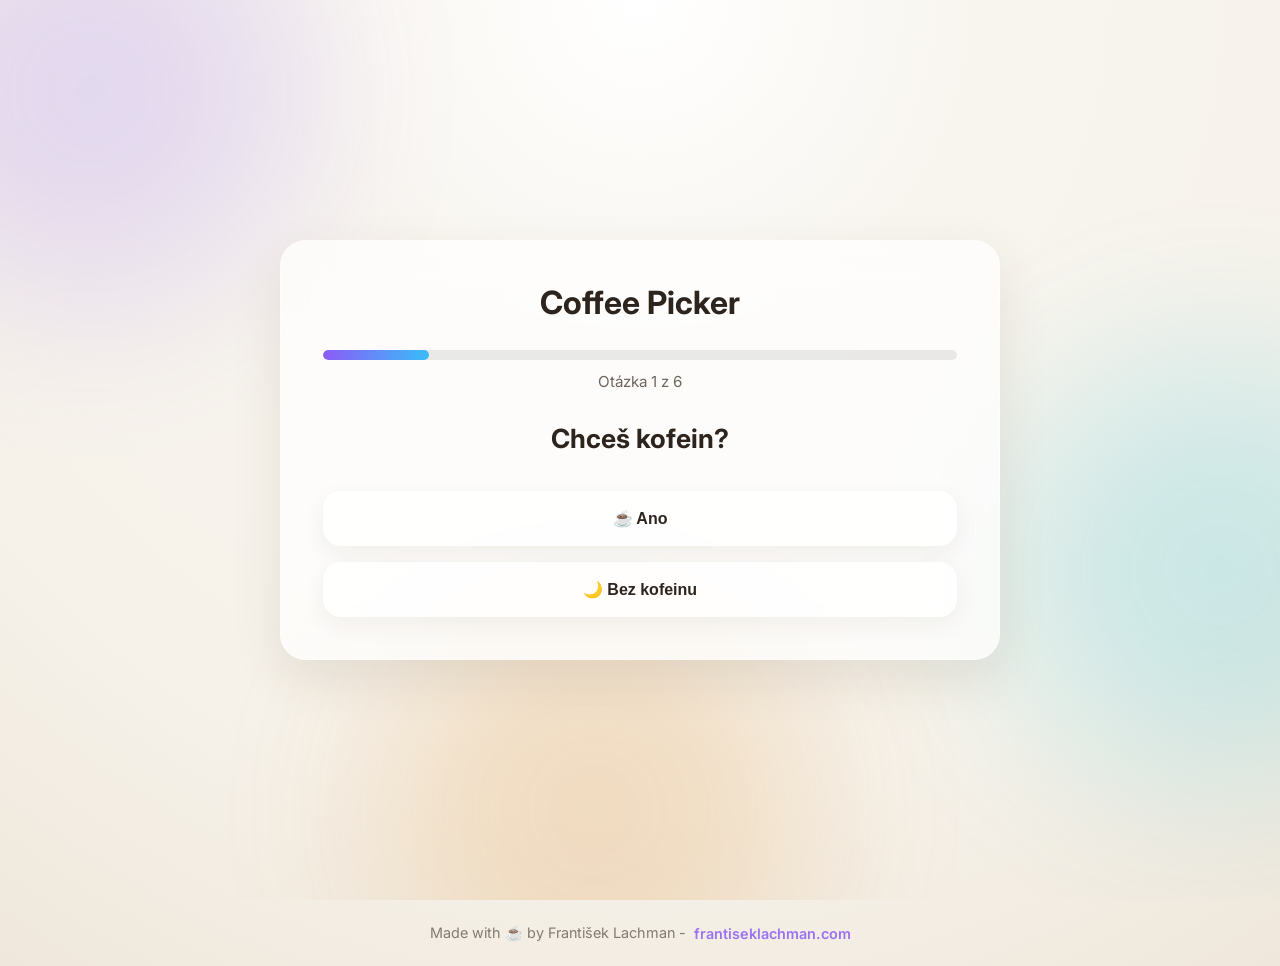
<file: coffee-picker/index.html>
<!DOCTYPE html>
<html lang="cs">

<head>

    <meta charset="UTF-8">
    <meta name="viewport" content="width=device-width, initial-scale=1.0">
    <link rel="manifest" href="manifest.json">
<meta name="theme-color" content="#8b5cf6">

    <title>Výběr kávy Nespresso</title>

    <link rel="preconnect" href="https://fonts.googleapis.com">

    <link rel="preconnect" href="https://fonts.gstatic.com" crossorigin>

    <link href="https://fonts.googleapis.com/css2?family=Inter:wght@300;400;500;600;700&display=swap" rel="stylesheet">

    <link rel="stylesheet" href="style.css">

</head>

<body>

    <div class="background">

        <div class="blob blob1"></div>
        <div class="blob blob2"></div>
        <div class="blob blob3"></div>

    </div>

    <main class="app">

        <div class="card">

            <h1>Coffee Picker</h1>

            <div class="progress">

                <div class="progress-bar"></div>

            </div>

            <span class="step"></span>

            <div id="question-container"></div>

        </div>

    </main>

    <footer class="footer">

    <span>Made with ☕ by František Lachman - </span>

    <a
        href="https://frantiseklachman.com"
        target="_blank"
        rel="noopener noreferrer">

        frantiseklachman.com

    </a>

</footer>

    <script src="coffee-data.js"></script>
    <script src="questions.js"></script>
    <script src="script.js"></script>

</body>

</html>
</file>
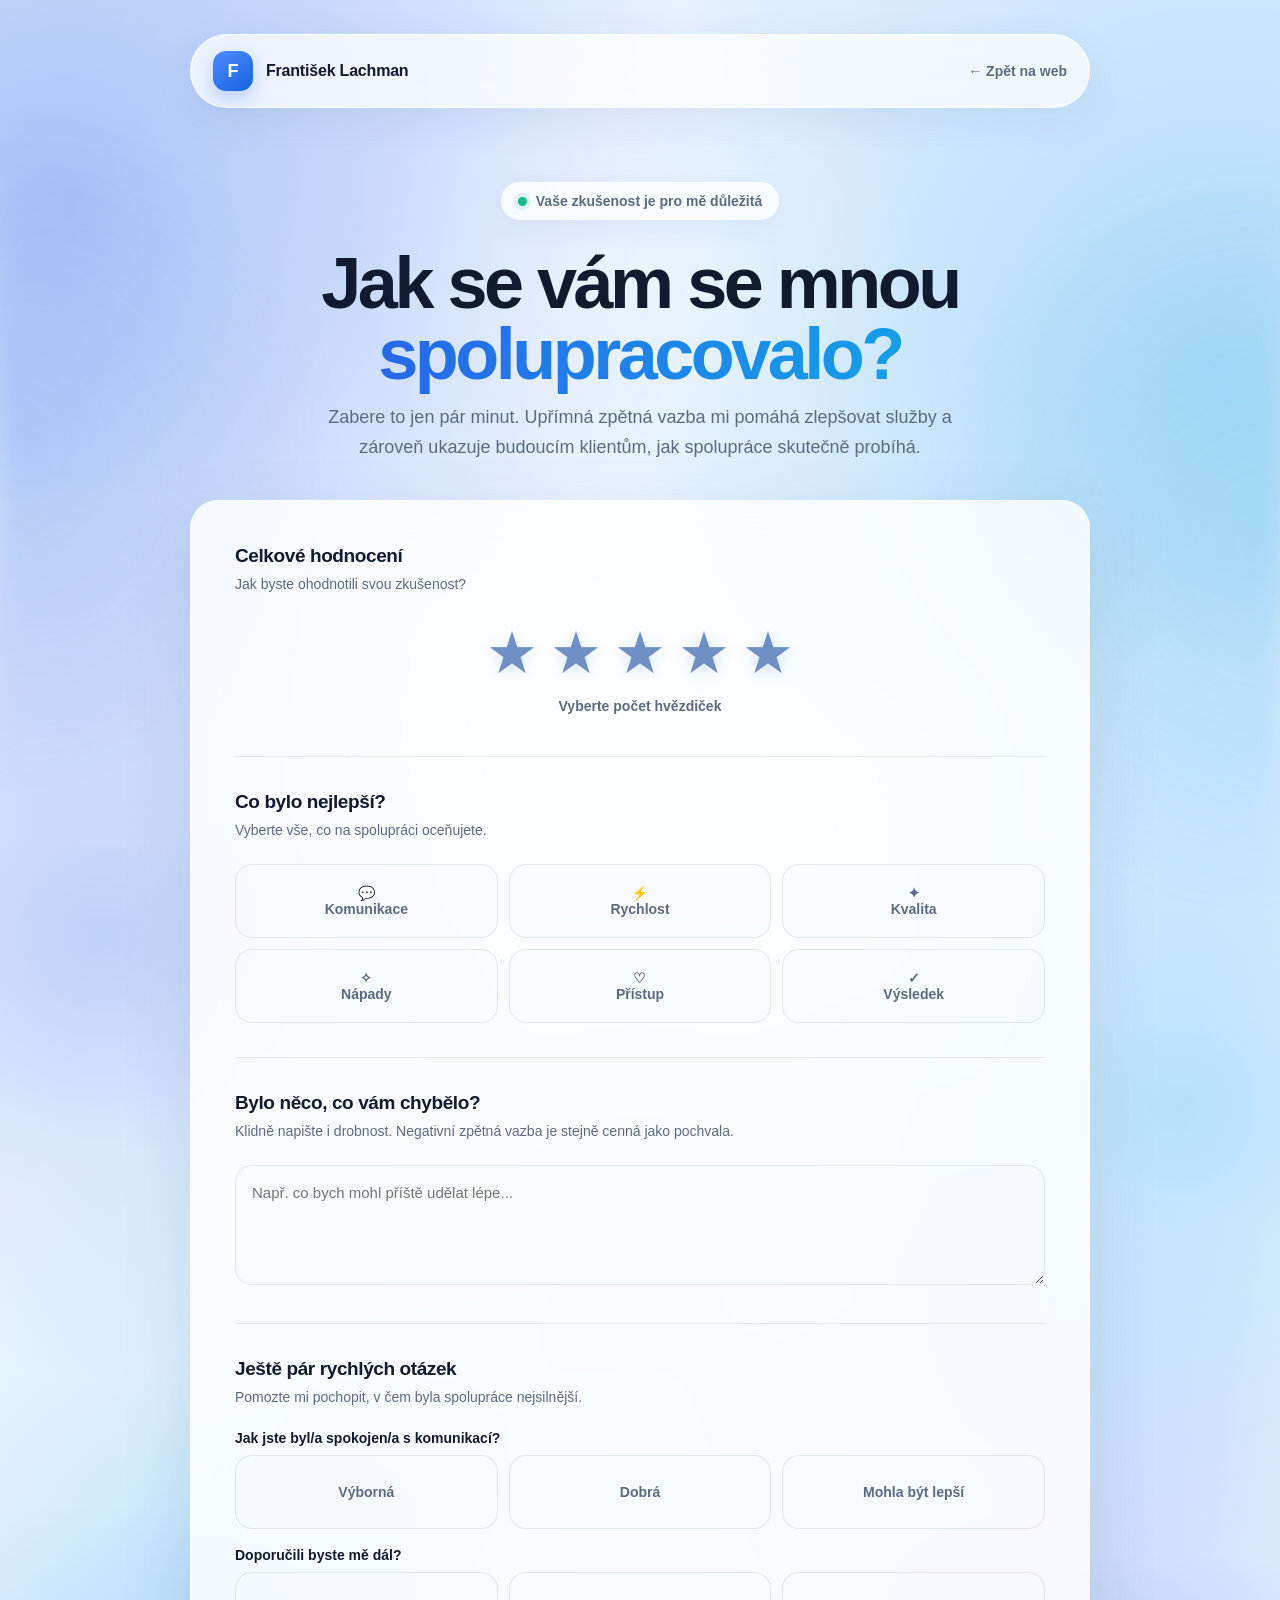
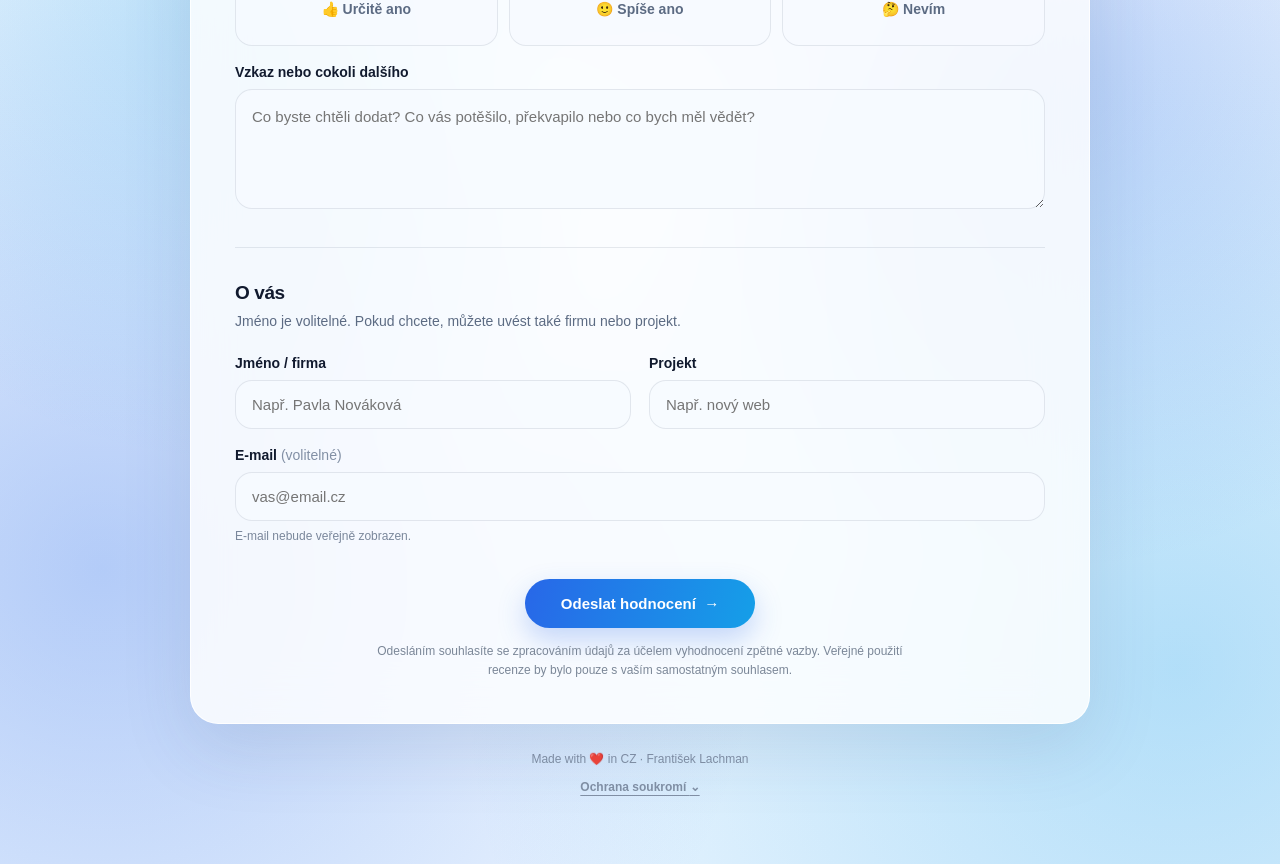
<file: recenze.html>
<!DOCTYPE html>
<html lang="cs">
<head>
  <meta name="robots" content="noindex, nofollow" />
  <meta charset="UTF-8">
  <meta name="viewport" content="width=device-width, initial-scale=1.0">
  <meta name="theme-color" content="#f5f8ff">
  <title>Vaše zkušenost | František Lachman</title>

  <style>
    :root {
      --bg: #f5f8ff;
      --bg-soft: rgba(255,255,255,.72);
      --card: rgba(255,255,255,.82);
      --text: #111a2e;
      --muted: #5c6b83;
      --line: rgba(32, 52, 84, .10);
      --blue: #2867e8;
      --blue-2: #159fe8;
      --blue-soft: #eaf1ff;
      --green: #18b98a;
      --shadow: 0 25px 70px rgba(37, 70, 120, .13);
      --radius: 28px;
    }

    * { box-sizing: border-box; }

    html { scroll-behavior: smooth; }

body {
  margin: 0;
  min-height: 100vh;
  font-family: Inter, -apple-system, BlinkMacSystemFont, "Segoe UI", Roboto, Arial, sans-serif;
  color: var(--text);

  background:
    /* HORNÍ ČÁST */
    radial-gradient(
      circle at 5% 8%,
      rgba(40, 103, 232, .34),
      transparent 25%
    ),

    radial-gradient(
      circle at 95% 15%,
      rgba(21, 159, 232, .30),
      transparent 27%
    ),

    /* STŘED */
    radial-gradient(
      circle at 8% 38%,
      rgba(40, 103, 232, .27),
      transparent 23%
    ),

    radial-gradient(
      circle at 92% 45%,
      rgba(21, 159, 232, .29),
      transparent 25%
    ),

    radial-gradient(
      circle at 50% 52%,
      rgba(74, 116, 255, .20),
      transparent 30%
    ),

    radial-gradient(
      circle at 18% 65%,
      rgba(21, 159, 232, .24),
      transparent 24%
    ),

    radial-gradient(
      circle at 82% 68%,
      rgba(40, 103, 232, .26),
      transparent 25%
    ),

    /* SPODNÍ ČÁST */
    radial-gradient(
      circle at 8% 88%,
      rgba(40, 103, 232, .30),
      transparent 27%
    ),

    radial-gradient(
      circle at 92% 92%,
      rgba(21, 159, 232, .28),
      transparent 28%
    ),

    linear-gradient(
      180deg,
      #e8f1ff 0%,
      #f7fbff 45%,
      #edf6ff 100%
    );

  overflow-x: hidden;
}

body::before {
  content: "";
  position: fixed;
  inset: 0;
  pointer-events: none;

  background:
    radial-gradient(
      circle at 50% 30%,
      rgba(255,255,255,.35),
      transparent 32%
    ),
    radial-gradient(
      circle at 0% 50%,
      rgba(40,103,232,.15),
      transparent 25%
    ),
    radial-gradient(
      circle at 100% 60%,
      rgba(21,159,232,.16),
      transparent 27%
    );

  filter: blur(12px);
  z-index: -1;
}
    .page {
      width: min(900px, calc(100% - 32px));
      margin: 0 auto;
      padding: 34px 0 70px;
    }

    /* Top bar – intentionally matches the clean glass style of the portfolio */
    .topbar {
      height: 74px;
      display: flex;
      align-items: center;
      justify-content: space-between;
      gap: 20px;
      padding: 0 22px;
      border: 1px solid rgba(255,255,255,.8);
      border-radius: 38px;
      background: rgba(255,255,255,.72);
      backdrop-filter: blur(22px);
      -webkit-backdrop-filter: blur(22px);
      box-shadow: 0 12px 40px rgba(45, 73, 117, .08);
    }

    .brand {
      display: flex;
      align-items: center;
      gap: 13px;
      font-weight: 700;
      letter-spacing: -.2px;
    }

    .brand-mark {
      width: 40px;
      height: 40px;
      display: grid;
      place-items: center;
      border-radius: 13px;
      color: white;
      font-size: 18px;
      font-weight: 800;
      background: linear-gradient(145deg, #4e8cff, #1761df);
      box-shadow: 0 8px 18px rgba(40,103,232,.25);
    }

    .back-link {
      color: var(--muted);
      text-decoration: none;
      font-size: 14px;
      font-weight: 600;
      transition: .2s ease;
    }

    .back-link:hover { color: var(--blue); }

    .hero {
      text-align: center;
      padding: 74px 16px 38px;
    }

    .eyebrow {
      display: inline-flex;
      align-items: center;
      gap: 9px;
      padding: 10px 16px;
      border-radius: 999px;
      background: rgba(255,255,255,.76);
      border: 1px solid rgba(255,255,255,.9);
      box-shadow: 0 8px 28px rgba(37,70,120,.06);
      color: var(--muted);
      font-size: 14px;
      font-weight: 600;
    }

    .status-dot {
      width: 9px;
      height: 9px;
      border-radius: 50%;
      background: var(--green);
      box-shadow: 0 0 0 4px rgba(24,185,138,.12);
    }

    h1 {
      margin: 28px 0 14px;
      font-size: clamp(42px, 7vw, 72px);
      line-height: .98;
      letter-spacing: -3.5px;
      font-weight: 800;
    }

    h1 span {
      background: linear-gradient(100deg, #2867e8, #159fe8);
      -webkit-background-clip: text;
      background-clip: text;
      color: transparent;
    }

    .hero p {
      max-width: 650px;
      margin: 0 auto;
      color: var(--muted);
      font-size: 18px;
      line-height: 1.65;
    }

    .review-card {
      padding: clamp(22px, 5vw, 44px);
      border: 1px solid rgba(255,255,255,.86);
      border-radius: var(--radius);
      background: var(--card);
      backdrop-filter: blur(26px);
      -webkit-backdrop-filter: blur(26px);
      box-shadow: var(--shadow);
    }

    .section + .section {
      margin-top: 34px;
      padding-top: 34px;
      border-top: 1px solid var(--line);
    }

    .section-title {
      margin: 0 0 7px;
      font-size: 19px;
      letter-spacing: -.4px;
    }

    .section-description {
      margin: 0 0 22px;
      color: var(--muted);
      font-size: 14px;
      line-height: 1.55;
    }

    /* Stars */
    .stars {
      display: flex;
      justify-content: center;
      gap: clamp(5px, 2vw, 12px);
      padding: 6px 0 4px;
      flex-direction: row-reverse;
    }

    .stars input {
      position: absolute;
      opacity: 0;
      pointer-events: none;
    }

    .stars label {
      cursor: pointer;
      color: #6f8fc5;
text-shadow: 0 3px 14px rgba(40, 103, 232, .18);
      font-size: clamp(42px, 9vw, 58px);
      line-height: 1;
      transition: transform .15s ease, color .15s ease;
      user-select: none;
    }

    .stars label:hover,
    .stars label:hover ~ label,
    .stars input:checked ~ label {
      color: #f5b82e;
    }

    .stars label:hover { transform: translateY(-3px) scale(1.04); }

    .rating-label {
      min-height: 24px;
      margin-top: 12px;
      text-align: center;
      color: var(--muted);
      font-size: 14px;
      font-weight: 600;
    }

    .grid {
      display: grid;
      grid-template-columns: repeat(2, minmax(0, 1fr));
      gap: 18px;
    }

    .field { min-width: 0; }

    .field.full { grid-column: 1 / -1; }

    label.field-label {
      display: block;
      margin-bottom: 9px;
      color: var(--text);
      font-size: 14px;
      font-weight: 700;
    }

    input[type="text"],
    input[type="email"],
    textarea {
      width: 100%;
      border: 1px solid var(--line);
      outline: none;
      border-radius: 17px;
      padding: 15px 16px;
      color: var(--text);
      background: rgba(247,250,255,.78);
      font: inherit;
      font-size: 15px;
      transition: border-color .2s ease, box-shadow .2s ease, background .2s ease;
    }

    textarea {
      min-height: 120px;
      resize: vertical;
      line-height: 1.55;
    }

    input:focus, textarea:focus {
      border-color: rgba(40,103,232,.45);
      background: white;
      box-shadow: 0 0 0 4px rgba(40,103,232,.08);
    }

    .choice-grid {
      display: grid;
      grid-template-columns: repeat(3, 1fr);
      gap: 11px;
    }

    .choice {
      position: relative;
    }

    .choice input {
      position: absolute;
      opacity: 0;
      pointer-events: none;
    }

    .choice label {
      min-height: 74px;
      padding: 14px 10px;
      display: flex;
      align-items: center;
      justify-content: center;
      text-align: center;
      border: 1px solid var(--line);
      border-radius: 17px;
      background: rgba(247,250,255,.68);
      color: var(--muted);
      font-size: 14px;
      font-weight: 700;
      cursor: pointer;
      transition: .2s ease;
    }

    .choice label:hover {
      transform: translateY(-2px);
      border-color: rgba(40,103,232,.25);
    }

    .choice input:checked + label {
      color: var(--blue);
      background: var(--blue-soft);
      border-color: rgba(40,103,232,.35);
      box-shadow: 0 8px 22px rgba(40,103,232,.08);
    }

    .mini-note {
      margin-top: 8px;
      color: #7a879b;
      font-size: 12px;
    }

    .submit-row {
      margin-top: 36px;
      text-align: center;
    }

    button {
      border: 0;
      cursor: pointer;
      font: inherit;
    }

    .submit {
      min-width: 230px;
      padding: 16px 25px;
      border-radius: 999px;
      color: white;
      font-weight: 750;
      font-size: 15px;
      background: linear-gradient(105deg, #2867e8, #159fe8);
      box-shadow: 0 12px 28px rgba(40,103,232,.25);
      transition: transform .2s ease, box-shadow .2s ease;
    }

    .submit:hover {
      transform: translateY(-2px);
      box-shadow: 0 16px 34px rgba(40,103,232,.30);
    }

    .submit:active { transform: translateY(0); }

    .privacy {
      max-width: 570px;
      margin: 14px auto 0;
      color: #7b8798;
      font-size: 12px;
      line-height: 1.55;
    }

    .success {
      display: none;
      text-align: center;
      padding: 28px 10px 10px;
    }

    .success-icon {
      width: 66px;
      height: 66px;
      display: grid;
      place-items: center;
      margin: 0 auto 20px;
      border-radius: 22px;
      color: white;
      font-size: 29px;
      background: linear-gradient(145deg, #20c997, #159f82);
      box-shadow: 0 13px 30px rgba(24,185,138,.22);
    }

    .success h2 {
      margin: 0 0 10px;
      font-size: 30px;
      letter-spacing: -1px;
    }

    .success p {
      margin: 0 auto;
      max-width: 500px;
      color: var(--muted);
      line-height: 1.65;
    }

    .google-review {
  max-width: 520px;
  margin: 30px auto 0;
  padding: 22px;
  border-radius: 22px;
  background: rgba(255,255,255,.65);
  border: 1px solid rgba(32,52,84,.08);
}

.google-review-title {
  font-size: 17px;
  font-weight: 750;
  margin-bottom: 7px;
}

.google-review p {
  margin-bottom: 18px;
  font-size: 14px;
}

.google-review-button {
  display: inline-flex;
  align-items: center;
  justify-content: center;
  gap: 8px;
  padding: 14px 22px;
  border-radius: 999px;
  background: white;
  color: #202124;
  border: 1px solid rgba(32,52,84,.12);
  text-decoration: none;
  font-size: 14px;
  font-weight: 750;
  box-shadow: 0 8px 22px rgba(37,70,120,.10);
  transition: .2s ease;
}

.google-review-button:hover {
  transform: translateY(-2px);
  box-shadow: 0 12px 28px rgba(37,70,120,.16);
}

    footer {
      padding: 28px 10px 0;
      text-align: center;
      color: #8290a5;
      font-size: 12px;
    }

    @media (max-width: 650px) {
      .page {
        width: min(100% - 20px, 900px);
        padding-top: 14px;
      }

      .topbar {
        height: 64px;
        padding: 0 16px;
      }

      .brand-mark { width: 36px; height: 36px; border-radius: 11px; }
      .brand { font-size: 14px; }
      .back-link { font-size: 12px; }

      .hero {
        padding: 52px 8px 28px;
      }

      h1 {
        letter-spacing: -2px;
      }

      .hero p {
        font-size: 16px;
      }

      .review-card {
        border-radius: 24px;
        padding: 24px 18px;
      }

      .grid {
        grid-template-columns: 1fr;
      }

      .field.full { grid-column: auto; }

      .choice-grid {
        grid-template-columns: 1fr;
      }

      .choice label {
        min-height: 58px;
      }
    }
    footer .privacy-details { margin: 14px auto 0; max-width: 510px; text-align: center; }
    footer .privacy-details summary { cursor: pointer; font-weight: 600; list-style: none; text-decoration: underline; text-underline-offset: 4px; }
    footer .privacy-details summary::-webkit-details-marker { display: none; }
    footer .privacy-details[open] summary span { display: inline-block; transform: rotate(180deg); }
    footer .privacy-details p { margin: 12px auto 0; line-height: 1.7; font-size: 12px; font-weight: 400; }
  </style>
</head>

<body>
  <main class="page">

    <header class="topbar">
      <div class="brand">
        <div class="brand-mark">F</div>
        <span>František Lachman</span>
      </div>
      <a class="back-link" href="https://frantiseklachman.com/">← Zpět na web</a>
    </header>

    <section class="hero">
      <div class="eyebrow">
        <span class="status-dot"></span>
        Vaše zkušenost je pro mě důležitá
      </div>

      <h1>Jak se vám se mnou <span>spolupracovalo?</span></h1>

      <p>
        Zabere to jen pár minut. Upřímná zpětná vazba mi pomáhá
        zlepšovat služby a zároveň ukazuje budoucím klientům,
        jak spolupráce skutečně probíhá.
      </p>
    </section>

    <section class="review-card">

      <form id="reviewForm">

        <!-- Hodnocení -->
        <div class="section">
          <h2 class="section-title">Celkové hodnocení</h2>
          <p class="section-description">Jak byste ohodnotili svou zkušenost?</p>

          <div class="stars" role="radiogroup" aria-label="Hodnocení hvězdičkami">
            <input type="radio" id="star5" name="rating" value="5">
            <label for="star5" title="5 z 5">★</label>

            <input type="radio" id="star4" name="rating" value="4">
            <label for="star4" title="4 z 5">★</label>

            <input type="radio" id="star3" name="rating" value="3">
            <label for="star3" title="3 z 5">★</label>

            <input type="radio" id="star2" name="rating" value="2">
            <label for="star2" title="2 z 5">★</label>

            <input type="radio" id="star1" name="rating" value="1">
            <label for="star1" title="1 z 5">★</label>
          </div>

          <div class="rating-label" id="ratingText">Vyberte počet hvězdiček</div>
        </div>

        <!-- Pro / proti -->
        <div class="section">
          <h2 class="section-title">Co bylo nejlepší?</h2>
          <p class="section-description">Vyberte vše, co na spolupráci oceňujete.</p>

          <div class="choice-grid">
            <div class="choice">
              <input type="checkbox" id="pro1" name="pros" value="Komunikace">
              <label for="pro1">💬<br>Komunikace</label>
            </div>
            <div class="choice">
              <input type="checkbox" id="pro2" name="pros" value="Rychlost">
              <label for="pro2">⚡<br>Rychlost</label>
            </div>
            <div class="choice">
              <input type="checkbox" id="pro3" name="pros" value="Kvalita">
              <label for="pro3">✦<br>Kvalita</label>
            </div>
            <div class="choice">
              <input type="checkbox" id="pro4" name="pros" value="Nápady">
              <label for="pro4">✧<br>Nápady</label>
            </div>
            <div class="choice">
              <input type="checkbox" id="pro5" name="pros" value="Přístup">
              <label for="pro5">♡<br>Přístup</label>
            </div>
            <div class="choice">
              <input type="checkbox" id="pro6" name="pros" value="Výsledek">
              <label for="pro6">✓<br>Výsledek</label>
            </div>
          </div>
        </div>

        <div class="section">
          <h2 class="section-title">Bylo něco, co vám chybělo?</h2>
          <p class="section-description">Klidně napište i drobnost. Negativní zpětná vazba je stejně cenná jako pochvala.</p>

          <div class="field">
            <textarea id="cons" name="cons" placeholder="Např. co bych mohl příště udělat lépe..."></textarea>
          </div>
        </div>

        <!-- Detail zkušenosti -->
        <div class="section">
          <h2 class="section-title">Ještě pár rychlých otázek</h2>
          <p class="section-description">Pomozte mi pochopit, v čem byla spolupráce nejsilnější.</p>

          <div class="grid">
            <div class="field full">
              <label class="field-label">Jak jste byl/a spokojen/a s komunikací?</label>
              <div class="choice-grid">
                <div class="choice">
                  <input type="radio" id="com1" name="communication" value="Výborná">
                  <label for="com1">Výborná</label>
                </div>
                <div class="choice">
                  <input type="radio" id="com2" name="communication" value="Dobrá">
                  <label for="com2">Dobrá</label>
                </div>
                <div class="choice">
                  <input type="radio" id="com3" name="communication" value="Mohla být lepší">
                  <label for="com3">Mohla být lepší</label>
                </div>
              </div>
            </div>

            <div class="field full">
              <label class="field-label">Doporučili byste mě dál?</label>
              <div class="choice-grid">
                <div class="choice">
                  <input type="radio" id="rec1" name="recommend" value="Určitě ano">
                  <label for="rec1">👍 Určitě ano</label>
                </div>
                <div class="choice">
                  <input type="radio" id="rec2" name="recommend" value="Spíše ano">
                  <label for="rec2">🙂 Spíše ano</label>
                </div>
                <div class="choice">
                  <input type="radio" id="rec3" name="recommend" value="Nevím">
                  <label for="rec3">🤔 Nevím</label>
                </div>
              </div>
            </div>

            <div class="field full">
              <label class="field-label" for="message">Vzkaz nebo cokoli dalšího</label>
              <textarea id="message" name="message" placeholder="Co byste chtěli dodat? Co vás potěšilo, překvapilo nebo co bych měl vědět?"></textarea>
            </div>
          </div>
        </div>

        <!-- Kontakt -->
        <div class="section">
          <h2 class="section-title">O vás</h2>
          <p class="section-description">Jméno je volitelné. Pokud chcete, můžete uvést také firmu nebo projekt.</p>

          <div class="grid">
            <div class="field">
              <label class="field-label" for="name">Jméno / firma</label>
              <input type="text" id="name" name="name" placeholder="Např. Pavla Nováková">
            </div>

            <div class="field">
              <label class="field-label" for="project">Projekt</label>
              <input type="text" id="project" name="project" placeholder="Např. nový web">
            </div>

            <div class="field full">
              <label class="field-label" for="email">E-mail <span style="font-weight:400;color:#8290a5">(volitelné)</span></label>
              <input type="email" id="email" name="email" placeholder="vas@email.cz">
              <div class="mini-note">E-mail nebude veřejně zobrazen.</div>
            </div>
          </div>
        </div>

        <div class="submit-row">
          <button class="submit" type="submit">Odeslat hodnocení&nbsp; →</button>
          <p class="privacy">
            Odesláním souhlasíte se zpracováním údajů za účelem vyhodnocení zpětné vazby.
            Veřejné použití recenze by bylo pouze s vaším samostatným souhlasem.
          </p>
        </div>
      </form>

     <div class="success" id="success">
  <div class="success-icon">✓</div>

  <h2>Děkuji za váš čas.</h2>

  <p>
    Vaše zpětná vazba byla zaznamenána. Opravdu si jí vážím —
    pomáhá mi dělat další projekty ještě lépe.
  </p>

  <div class="google-review">
    <div class="google-review-title">
      ⭐ Chcete mi udělat ještě větší radost?
    </div>

    <p>
      Pokud jste byli se spoluprací spokojeni, můžete mi zanechat
      krátkou recenzi také na Google. Zabere to jen chvilku.
    </p>

    <a
      class="google-review-button"
      href="https://g.page/r/CRDrV-EdHfT7EAE/review"
      target="_blank"
      rel="noopener noreferrer"
    >
      ⭐ Napsat recenzi na Google
    </a>
  </div>
</div>

    </section>

    <footer>
      <div>Made with ❤️ in CZ · František Lachman</div>
      <details class="privacy-details">
        <summary>Ochrana soukromí <span aria-hidden="true">⌄</span></summary>
        <p>Používáme pouze nezbytnou cookie <strong>__Host-fl_admin</strong> pro zabezpečené přihlášení do administrace (maximálně 8 hodin). Při běžné návštěvě se nevytváří. Má nastavené HttpOnly, Secure a SameSite=Strict. Vlastní analytické ani reklamní cookies nepoužíváme.</p>
      </details>
    </footer>
  </main>

  <script>
    // Text pod hvězdičkami
    const ratingText = document.getElementById("ratingText");
    const ratingMessages = {
      1: "Velmi nespokojen/a",
      2: "Spíše nespokojen/a",
      3: "Neutrální zkušenost",
      4: "Velmi spokojen/a",
      5: "Naprostá spokojenost ✦"
    };

    document.querySelectorAll('input[name="rating"]').forEach(input => {
      input.addEventListener("change", () => {
        ratingText.textContent = ratingMessages[input.value];
      });
    });

    // Recenze se ukládá na server přes zabezpečené API, nikoli do localStorage.
    document.getElementById("reviewForm").addEventListener("submit", async function (event) {
      event.preventDefault();
      const form = event.currentTarget;
      const submitButton = form.querySelector('button[type="submit"]');
      const rating = document.querySelector('input[name="rating"]:checked');
      if (!rating) {
        ratingText.textContent = "Prosím, vyberte nejprve počet hvězdiček.";
        ratingText.style.color = "#d14b4b";
        document.querySelector(".stars").scrollIntoView({ behavior: "smooth", block: "center" });
        return;
      }
      const pros = [...document.querySelectorAll('input[name="pros"]:checked')].map(x => x.value);
      const ratingValue = Number(rating.value);
      const prosText = pros.length ? "\n\nCO BYLO NEJLEPŠÍ:\n" + pros.map(p => "• " + p).join("\n") : "";
      const consText = document.getElementById("cons").value.trim();
      const communication = document.querySelector('input[name="communication"]:checked')?.value || "";
      const recommend = document.querySelector('input[name="recommend"]:checked')?.value || "";
      const extraMessage = document.getElementById("message").value.trim();
      const details = [`HODNOCENÍ: ${ratingValue}/5 ⭐`, prosText, consText ? `\n\nCO ZLEPŠIT:\n${consText}` : "", communication ? `\n\nKOMUNIKACE: ${communication}` : "", recommend ? `\n\nDOPORUČENÍ: ${recommend}` : "", extraMessage ? `\n\nVZKAZ:\n${extraMessage}` : ""].filter(Boolean).join("");
      submitButton.disabled = true;
      submitButton.textContent = "Odesílám…";
      try {
        const response = await fetch('/api/messages', {
          method: 'POST', headers: { 'Content-Type': 'application/json' },
          body: JSON.stringify({
            name: document.getElementById("name").value.trim() || "Anonymní klient",
            email: document.getElementById("email").value.trim(),
            subject: `⭐ Recenze – ${ratingValue}/5`,
            company: document.getElementById("project").value.trim(),
            budget: "", website: "", message: details
          })
        });
        if (!response.ok) throw new Error('Odeslání selhalo');
        form.style.display = "none";
        document.getElementById("success").style.display = "block";
        window.scrollTo({ top: 0, behavior: "smooth" });
      } catch (error) {
        ratingText.textContent = "Recenzi se nepodařilo odeslat. Zkuste to prosím znovu.";
        ratingText.style.color = "#d14b4b";
        submitButton.disabled = false;
        submitButton.innerHTML = "Odeslat hodnocení&nbsp; →";
      }
    });
  </script>
</body>
</html>
</file>
<file: coffee-picker/style.css>
/* ==================================================
   GOOGLE FONT
================================================== */

@import url('https://fonts.googleapis.com/css2?family=Inter:wght@300;400;500;600;700&display=swap');

/* ==================================================
   ROOT
================================================== */

:root{

    --bg:#f6f2ea;
    --bg-2:#efe7db;
    --surface:rgba(255,255,255,.72);

    --text:#2d241d;
    --text-light:#6f665d;

    --border:rgba(255,255,255,.45);

    --accent:#8b5cf6;
    --accent-soft:rgba(139,92,246,.18);

    --shadow:
        0 18px 50px rgba(66,47,30,.10);

    --radius:26px;

    --transition:.30s cubic-bezier(.4,0,.2,1);

}

/* ==================================================
   RESET
================================================== */

*{

    margin:0;
    padding:0;
    box-sizing:border-box;

}

*::before,
*::after{

    box-sizing:border-box;

}

html{

    scroll-behavior:smooth;

}

body{

    min-height:100vh;

    font-family:"Inter",sans-serif;

    color:var(--text);

    background:

        radial-gradient(circle at top,
            #ffffff 0%,
            #f8f5ef 30%,
            var(--bg) 70%,
            var(--bg-2) 100%);

    overflow-x:hidden;

}

/* ==================================================
   BACKGROUND
================================================== */

.background{

    position:fixed;
    inset:0;

    overflow:hidden;

    z-index:-2;

}

.blob{

    position:absolute;

    width:420px;
    height:420px;

    border-radius:50%;

    filter:blur(90px);

    opacity:.18;

    animation:blobFloat 18s ease-in-out infinite;

}

.blob1{

    background:#8b5cf6;

    top:-120px;
    left:-120px;

}

.blob2{

    background:#06b6d4;

    top:40%;
    right:-150px;

    animation-delay:4s;

}

.blob3{

    background:#d97706;

    bottom:-120px;
    left:30%;

    animation-delay:8s;

}

@keyframes blobFloat{

    0%,100%{

        transform:
            translate(0,0)
            scale(1);

    }

    50%{

        transform:
            translate(35px,-30px)
            scale(1.08);

    }

}

/* ==================================================
   APP
================================================== */

.app{

    min-height:100vh;

    display:flex;
    justify-content:center;
    align-items:center;

    padding:32px;

}

/* ==================================================
   CARD
================================================== */

.card{

    width:min(100%,720px);

    background:var(--surface);

    backdrop-filter:blur(22px);

    border:1px solid var(--border);

    border-radius:var(--radius);

    box-shadow:var(--shadow);

    padding:42px;

}

.card h1{

    font-size:2rem;

    font-weight:700;

    text-align:center;

    margin-bottom:28px;

    color:var(--text);

}

/* ==================================================
   PROGRESS
================================================== */

.progress{

    width:100%;
    height:10px;

    background:rgba(0,0,0,.08);

    border-radius:999px;

    overflow:hidden;

}

.progress-bar{

    width:0;

    height:100%;

    background:linear-gradient(
        90deg,
        var(--accent),
        #38bdf8
    );

    border-radius:999px;

       transition:
        width .45s cubic-bezier(.22,.61,.36,1);

}

.step{

    display:block;

    margin-top:12px;
    margin-bottom:30px;

    text-align:center;

    font-size:.95rem;

    color:var(--text-light);

}

/* ==================================================
   QUESTION
================================================== */

#question-container{

    width:100%;

}

.question{

    animation:fade .35s ease;

}

.question h2{

    font-size:1.65rem;

    font-weight:700;

    text-align:center;

    line-height:1.35;

    margin-bottom:34px;

    color:var(--text);

}

.answers{

    display:grid;

    grid-template-columns:1fr;

    gap:16px;

}

/* ==================================================
   ANSWER BUTTON
================================================== */

.answer-btn{

    appearance:none;

    width:100%;

    border:none;

    border-radius:18px;

    padding:18px 22px;

    background:rgba(255,255,255,.78);

    color:var(--text);

    font-size:1rem;

    font-weight:600;

    cursor:pointer;

    transition:all var(--transition);

    box-shadow:

        0 8px 24px rgba(50,40,25,.06);

}

.answer-btn:hover{

    transform:
        translateY(-4px)
        scale(1.02);

    box-shadow:
        0 20px 40px rgba(60,45,25,.15);

}

.answer-btn:active{

    transform:scale(.97);

}

.answer-btn.selected{

    background:var(--accent);

    color:#fff;

    transform:scale(.98);

}

.answer-btn:disabled{

    cursor:default;

    pointer-events:none;

    opacity:.82;

}

.answer-btn:focus-visible{

    outline:3px solid var(--accent);

    outline-offset:3px;

}

/* ==================================================
   FADE
================================================== */

.fade{
    animation:fade .45s cubic-bezier(.22,.61,.36,1);
}

@keyframes fade{

    from{

        opacity:0;
        transform:translateY(18px) scale(.98);

    }

    to{

        opacity:1;
        transform:translateY(0) scale(1);

    }

}

/* ==================================================
   RESULT
================================================== */

.result{

    animation:fade .35s ease;

}

.winner-card{

    background:rgba(255,255,255,.72);

    border:1px solid rgba(255,255,255,.55);

    border-radius:24px;

    padding:34px;

    text-align:center;

    box-shadow:0 18px 50px rgba(40,30,20,.08);

}

.coffee-image{

    display:block;

    width:180px;

    height:180px;

    object-fit:contain;

    margin:0 auto 24px;

}

.winner-card h2{

    font-size:2rem;

    font-weight:700;

    margin-bottom:14px;

}

.description{

    color:var(--text-light);

    line-height:1.7;

    margin-bottom:28px;

}

.info{

    display:flex;

    justify-content:center;

    flex-wrap:wrap;

    gap:12px;

    margin-bottom:26px;

}

.info span{

    background:rgba(255,255,255,.9);

    padding:10px 16px;

    border-radius:999px;

    font-size:.9rem;

    font-weight:600;

}

.tags{

    display:flex;

    justify-content:center;

    flex-wrap:wrap;

    gap:10px;

}

.tag{

    padding:8px 14px;

    border-radius:999px;

    background:var(--accent-soft);

    color:var(--accent);

    font-size:.82rem;

    font-weight:700;

}

/* ==================================================
   ALTERNATIVES
================================================== */

.alternatives{

    margin-top:42px;

}

.alternatives h3{

    text-align:center;

    margin-bottom:22px;

    font-size:1.15rem;

}

.alternative-card{

    display:flex;

    align-items:center;

    gap:18px;

    padding:18px;

    border-radius:18px;

    background:rgba(255,255,255,.65);

    border:1px solid rgba(255,255,255,.45);

    margin-bottom:14px;

    transition:all var(--transition);

}

.alternative-card:hover{

    transform:translateY(-2px);

    box-shadow:0 14px 35px rgba(50,35,20,.10);

}

.alternative-card img{

    width:68px;

    height:68px;

    object-fit:contain;

    flex-shrink:0;

}

.alternative-card strong{

    display:block;

    margin-bottom:6px;

    font-size:1rem;

}

.alternative-card small{

    color:var(--text-light);

}

/* ==================================================
   RESTART
================================================== */

.restart-btn{

    width:100%;

    margin-top:36px;

    border:none;

    border-radius:18px;

    padding:18px;

    background:linear-gradient(
        135deg,
        var(--accent),
        #38bdf8
    );

    color:#fff;

    font-size:1rem;

    font-weight:700;

    cursor:pointer;

    transition:all var(--transition);

}

.restart-btn:hover{

    transform:translateY(-3px);

    box-shadow:0 18px 40px rgba(80,60,40,.18);

}

/* ==================================================
   RESPONSIVE
================================================== */

@media (max-width:768px){

    .app{

        padding:20px;

        align-items:center;

    }

    .card{

        width:100%;

        padding:28px;

        margin:20px 0;

    }

    .card h1{

        font-size:1.8rem;

    }

    .question h2{

        font-size:1.35rem;

    }

    .answer-btn{

        padding:16px 18px;

        font-size:.95rem;

    }

    .winner-card{

        padding:26px;

    }

    .coffee-image{

        width:150px;

        height:150px;

    }

    .winner-card h2{

        font-size:1.7rem;

    }

    .info{

        flex-direction:column;

        align-items:center;

    }

    .alternative-card{

        gap:14px;

    }

    .alternative-card img{

        width:56px;

        height:56px;

    }

}

@media (max-width:480px){

    .app{

        padding:14px;

    }

    .card{

        padding:22px;

        border-radius:20px;

    }

    .card h1{

        font-size:1.55rem;

    }

    .question h2{

        font-size:1.2rem;

    }

    .answer-btn{

        border-radius:16px;

        padding:15px;

        font-size:.92rem;

    }

    .coffee-image{

        width:130px;

        height:130px;

    }

    .winner-card{

        padding:22px;

    }

    .restart-btn{

        padding:16px;

    }

}

/* ==================================================
   SCROLLBAR
================================================== */

::-webkit-scrollbar{

    width:10px;

}

::-webkit-scrollbar-track{

    background:transparent;

}

::-webkit-scrollbar-thumb{

    background:rgba(120,100,80,.25);

    border-radius:999px;

}

::-webkit-scrollbar-thumb:hover{

    background:rgba(120,100,80,.45);

}

/* ==================================================
   SELECTION
================================================== */

::selection{

    background:var(--accent);

    color:#fff;

}

/* ==================================================
   UTILITIES
================================================== */

.hidden{

    display:none !important;

}

.text-center{

    text-align:center;

}

/* ==================================================
   REDUCED MOTION
================================================== */

@media (prefers-reduced-motion:reduce){

    *{

        animation:none !important;

        transition:none !important;

        scroll-behavior:auto !important;

    }

}

/* ==================================================
   COFFEE ANIMATION
================================================== */

.coffee-image{

    animation:coffeePop .75s cubic-bezier(.18,.89,.32,1.25);

}

@keyframes coffeePop{

    0%{

        opacity:0;

        transform:
            translateY(30px)
            scale(.75);

    }

    70%{

        transform:scale(1.08);

    }

    100%{

        opacity:1;

        transform:scale(1);

    }

}

/* ==================================================
   FOOTER
================================================== */

.footer{

    display:flex;

    justify-content:center;

    align-items:center;

    flex-wrap:wrap;

    gap:8px;

    padding:24px;

    font-size:.9rem;

    color:var(--text-light);

    opacity:.85;

}

.footer a{

    color:var(--accent);

    text-decoration:none;

    font-weight:600;

    transition:color .25s ease,
               opacity .25s ease;

}

.footer a:hover{

    opacity:.7;

}

@media (max-width:480px){

    .footer{

        font-size:.8rem;

        gap:6px;

        padding:18px;

    }

}
</file>
